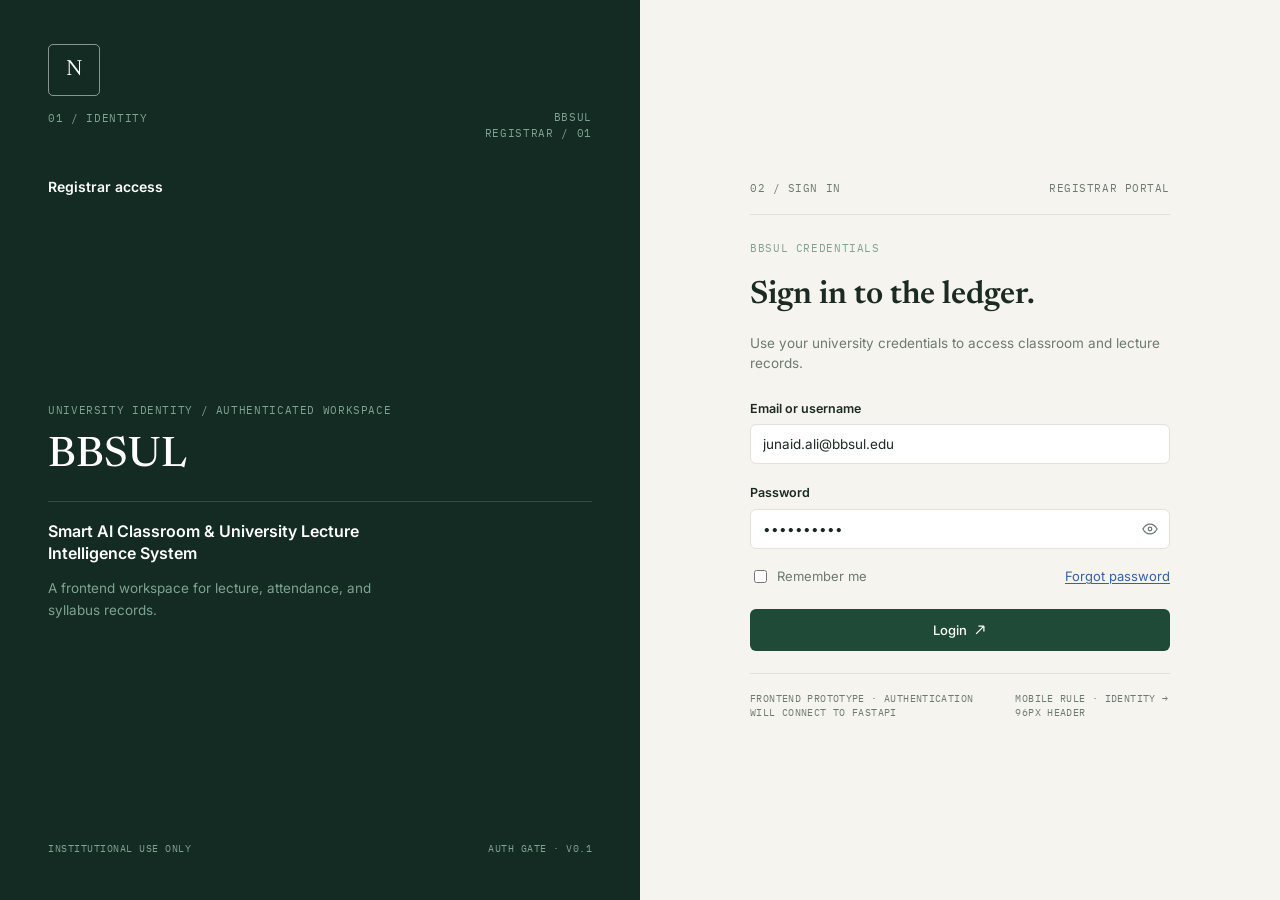
<file: index.html>
<!DOCTYPE html>
<html lang="en">
<head>
<meta charset="UTF-8"/>
<meta name="viewport" content="width=device-width, initial-scale=1.0"/>
<title>Sign in · Registrar Ledger · BBSUL</title>
<meta name="description" content="Sign in to the BBSUL Smart AI Classroom &amp; University Lecture Intelligence System."/>
<link rel="preconnect" href="https://fonts.googleapis.com"/>
<link rel="preconnect" href="https://fonts.gstatic.com" crossorigin/>
<link href="https://fonts.googleapis.com/css2?family=Newsreader:ital,opsz,wght@0,6..72,400;0,6..72,500;0,6..72,600;1,6..72,400&family=Inter:wght@400;500;600;700&family=IBM+Plex+Mono:wght@400;500&display=swap" rel="stylesheet"/>
<link rel="stylesheet" href="css/global.css"/>
<link rel="stylesheet" href="css/login.css"/>
</head>
<body>
<div id="app"></div>
<script src="js/data.js"></script>
<script src="js/main.js"></script>
<script src="js/login.js"></script>
</body>
</html>
</file>
<file: css/global.css>
:root{
  --sidebar-bg:#132b23;
  --sidebar-bg-2:#0f231c;
  --sidebar-text:#cfe2d8;
  --sidebar-text-muted:#7fa392;
  --sidebar-active:#1d4536;
  --bg:#f5f4ee;
  --card:#ffffff;
  --border:#e4e1d6;
  --border-soft:#ececE4;
  --text:#1b2a22;
  --text-muted:#6d7a71;
  --accent:#1f4a37;
  --accent-2:#2d6349;
  --info:#3462a6;
  --good:#3c7a52;
  --good-bg:#e7f2e9;
  --warn:#a8730f;
  --warn-bg:#faf0dd;
  --bad:#a4413a;
  --bad-bg:#fbe9e6;
  --radius:6px;
  --font-serif:'Newsreader', Georgia, serif;
  --font-sans:'Inter', -apple-system, BlinkMacSystemFont, sans-serif;
  --font-mono:'IBM Plex Mono', ui-monospace, monospace;
}

*{box-sizing:border-box;}
html,body{margin:0;padding:0;}
body{
  font-family:var(--font-sans);
  background:var(--bg);
  color:var(--text);
  font-size:14px;
  line-height:1.5;
  -webkit-font-smoothing:antialiased;
}
a{color:inherit;text-decoration:none;}
button{font-family:inherit;cursor:pointer;}
input,select{font-family:inherit;font-size:13px;}
table{border-collapse:collapse;width:100%;}

/* ===== App shell ===== */
.app-shell{display:flex;min-height:100vh;}
.main-col{flex:1;min-width:0;display:flex;flex-direction:column;}
.content{padding:28px 32px 60px;max-width:1400px;}

/* ===== Sidebar ===== */
.sidebar{
  width:248px;flex-shrink:0;background:var(--sidebar-bg);color:var(--sidebar-text);
  display:flex;flex-direction:column;position:sticky;top:0;height:100vh;overflow-y:auto;
}
.sidebar-brand{display:flex;align-items:center;gap:10px;padding:22px 20px 18px;border-bottom:1px solid rgba(255,255,255,.08);}
.brand-mark{width:30px;height:30px;border:1px solid rgba(255,255,255,.5);border-radius:5px;display:flex;align-items:center;justify-content:center;font-family:var(--font-serif);font-size:15px;color:#fff;flex-shrink:0;}
.brand-mark-lg{width:52px;height:52px;font-size:22px;border-width:1.5px;}
.brand-name{font-family:var(--font-serif);font-size:15px;font-weight:600;color:#fff;}
.brand-sub{font-size:11px;color:var(--sidebar-text-muted);text-transform:uppercase;letter-spacing:.04em;margin-top:1px;}
.sidebar-nav{padding:14px 12px;flex:1;}
.nav-section{margin-bottom:18px;}
.nav-section-label{font-family:var(--font-mono);font-size:10px;letter-spacing:.09em;text-transform:uppercase;color:var(--sidebar-text-muted);padding:0 10px 6px;}
.nav-item{display:flex;align-items:center;gap:10px;padding:8px 10px;border-radius:5px;font-size:13.5px;color:var(--sidebar-text);margin-bottom:1px;}
.nav-item:hover{background:rgba(255,255,255,.06);}
.nav-item-active{background:var(--sidebar-active);color:#fff;font-weight:500;}
.nav-ic{width:16px;height:16px;flex-shrink:0;opacity:.85;}
.nav-ic svg{width:100%;height:100%;fill:none;stroke:currentColor;stroke-width:1.4;stroke-linecap:round;stroke-linejoin:round;}
.sidebar-footer{padding:14px 18px 18px;border-top:1px solid rgba(255,255,255,.08);}
.sidebar-user{display:flex;align-items:center;gap:9px;margin-bottom:10px;}
.user-name{font-size:13px;font-weight:600;color:#fff;}
.user-role{font-size:11px;color:var(--sidebar-text-muted);}
.sidebar-logout{font-size:12px;color:var(--sidebar-text-muted);text-decoration:underline;}
.avatar{width:30px;height:30px;border-radius:50%;background:var(--sidebar-active);color:#fff;display:flex;align-items:center;justify-content:center;font-size:12px;font-weight:600;flex-shrink:0;}
.avatar-sm{width:28px;height:28px;background:var(--accent-2);color:#fff;font-size:11px;}

/* ===== Topbar ===== */
.topbar{
  display:flex;align-items:center;justify-content:space-between;
  padding:14px 32px;background:var(--card);border-bottom:1px solid var(--border);
  position:sticky;top:0;z-index:5;
}
.crumbs{font-family:var(--font-mono);font-size:11px;text-transform:uppercase;letter-spacing:.06em;color:var(--text-muted);display:flex;gap:6px;}
.crumbs a{color:var(--text-muted);}
.crumbs span:last-child{color:var(--text);}
.topbar-right{display:flex;align-items:center;gap:16px;}
.search-box{display:flex;align-items:center;gap:8px;background:var(--bg);border:1px solid var(--border);border-radius:6px;padding:7px 10px;width:280px;}
.search-box input{border:none;background:none;outline:none;flex:1;color:var(--text);font-size:13px;}
.search-box .ic{width:15px;height:15px;color:var(--text-muted);}
.search-box .ic svg{fill:none;stroke:currentColor;stroke-width:1.5;width:100%;height:100%;}
.kbd{font-family:var(--font-mono);font-size:10px;color:var(--text-muted);border:1px solid var(--border);border-radius:3px;padding:1px 4px;}
.search-box-inline{width:auto;flex:1;min-width:180px;}
.icon-btn{position:relative;background:none;border:none;width:34px;height:34px;border-radius:6px;display:flex;align-items:center;justify-content:center;color:var(--text-muted);}
.icon-btn:hover{background:var(--bg);}
.icon-btn .ic{width:17px;height:17px;}
.icon-btn .ic svg{fill:none;stroke:currentColor;stroke-width:1.4;width:100%;height:100%;}
.dot-alert{position:absolute;top:6px;right:6px;width:6px;height:6px;border-radius:50%;background:var(--bad);}
.topbar-user{display:flex;align-items:center;gap:8px;}
.user-name-sm{font-size:12.5px;font-weight:600;}
.user-role-sm{font-size:11px;color:var(--text-muted);}

/* ===== Page header ===== */
.page-header{display:flex;align-items:flex-start;justify-content:space-between;gap:20px;margin-bottom:22px;}
.page-title{font-family:var(--font-serif);font-size:30px;font-weight:600;margin:0;letter-spacing:-.01em;}
.page-subtitle{color:var(--text-muted);font-size:13.5px;margin:6px 0 0;max-width:560px;}
.page-actions{display:flex;gap:10px;flex-shrink:0;padding-top:2px;}

/* ===== Buttons ===== */
.btn{display:inline-flex;align-items:center;gap:6px;font-size:13px;font-weight:500;padding:9px 14px;border-radius:6px;border:1px solid transparent;white-space:nowrap;}
.btn .ic{width:14px;height:14px;}
.btn .ic svg{fill:none;stroke:currentColor;stroke-width:1.6;width:100%;height:100%;}
.btn-primary{background:var(--accent);color:#fff;}
.btn-primary:hover{background:var(--accent-2);}
.btn-outline{background:var(--card);color:var(--text);border-color:var(--border);}
.btn-outline:hover{background:var(--bg);}
.btn-ghost{background:none;color:var(--text);border-color:var(--border);}
.btn-block{width:100%;justify-content:center;padding:12px;}
.btn-row{display:flex;gap:10px;flex-wrap:wrap;}

/* ===== Cards / sections ===== */
.card{background:var(--card);border:1px solid var(--border);border-radius:var(--radius);padding:22px 24px;margin-bottom:20px;}
.card-tight{padding:16px 20px;}
.card-invert{background:var(--sidebar-bg);color:#fff;border:none;}
.card-invert .cell-muted, .card-invert p{color:var(--sidebar-text-muted);}
.grid-2{display:grid;grid-template-columns:1fr 1fr;gap:20px;}
.grid-2-wide{grid-template-columns:1.5fr 1fr;}
.grid-detail{display:grid;grid-template-columns:1.4fr 1fr;gap:20px;align-items:start;}
.grid-live{display:grid;grid-template-columns:1.6fr 1fr;gap:20px;align-items:start;}
.grid-settings{display:grid;grid-template-columns:220px 1fr;gap:20px;align-items:start;}

.section-head{display:flex;align-items:baseline;justify-content:space-between;gap:12px;margin-bottom:6px;}
.section-head-right{font-size:12px;}
.eyebrow-num{font-family:var(--font-mono);font-size:11px;color:var(--text-muted);margin-right:8px;}
.eyebrow{font-family:var(--font-mono);font-size:10.5px;text-transform:uppercase;letter-spacing:.08em;color:var(--text-muted);}
.section-heading{font-family:var(--font-serif);font-size:19px;font-weight:600;margin:2px 0 16px;}

/* ===== Stat cards / KPIs ===== */
.kpi-row{display:grid;grid-template-columns:repeat(6,1fr);gap:20px;}
.kpi-row-4{grid-template-columns:repeat(4,1fr);}
.kpi-row-5{grid-template-columns:repeat(5,1fr);}
.kpi-row-6{grid-template-columns:repeat(6,1fr);}
.stat-card{border-right:1px solid var(--border-soft);}
.stat-card:last-child{border-right:none;}
.stat-value{font-family:var(--font-serif);font-size:28px;font-weight:600;line-height:1.1;}
.live-dot-inline{display:inline-block;width:8px;height:8px;border-radius:50%;background:var(--good);margin-right:6px;}
.stat-label{font-size:12px;color:var(--text-muted);margin-top:4px;}
.stat-sub{font-size:11px;color:var(--text-muted);opacity:.75;margin-top:1px;}
.stat-big{font-family:var(--font-serif);font-size:34px;font-weight:600;}
.stat-block-head{display:flex;align-items:baseline;justify-content:space-between;margin-bottom:2px;}
.stat-block-title{font-family:var(--font-serif);font-size:18px;font-weight:600;margin-bottom:12px;}
.stat-block-legend{display:flex;gap:18px;margin-top:12px;font-size:12.5px;}
.stat-block-legend div{display:flex;align-items:center;gap:6px;}

/* ===== Bars / progress ===== */
.bar-track{height:7px;background:var(--border-soft);border-radius:4px;overflow:hidden;display:inline-block;width:100%;}
.bar-fill{height:100%;border-radius:4px;}
.bar-num{font-size:11.5px;color:var(--text-muted);margin-left:6px;white-space:nowrap;}
td .bar-track{width:70px;vertical-align:middle;}

.dot{width:8px;height:8px;border-radius:50%;display:inline-block;margin-right:5px;}
.dot-good{background:var(--good);} .dot-warn{background:var(--warn);} .dot-bad{background:var(--bad);}

/* ===== Badges ===== */
.badge{display:inline-flex;align-items:center;gap:5px;font-size:11.5px;font-weight:500;padding:3px 8px;border-radius:99px;white-space:nowrap;}
.b-good{background:var(--good-bg);color:var(--good);}
.b-warn{background:var(--warn-bg);color:var(--warn);}
.b-bad{background:var(--bad-bg);color:var(--bad);}
.b-info{background:#eaf0fb;color:var(--info);}
.b-neutral{background:var(--border-soft);color:var(--text-muted);}
.live-dot{width:6px;height:6px;border-radius:50%;background:var(--good);animation:pulse 1.6s infinite;}
@keyframes pulse{0%,100%{opacity:1}50%{opacity:.3}}

/* ===== Tables ===== */
.table-wrap{overflow-x:auto;}
.data-table{font-size:13px;}
.data-table thead th{
  text-align:left;font-family:var(--font-mono);font-size:10.5px;text-transform:uppercase;letter-spacing:.05em;
  color:var(--text-muted);padding:9px 12px;border-bottom:1px solid var(--border);white-space:nowrap;
}
.data-table tbody td{padding:12px;border-bottom:1px solid var(--border-soft);vertical-align:middle;}
.data-table tbody tr{cursor:pointer;}
.data-table tbody tr:hover{background:var(--bg);}
.data-table tbody tr:last-child td{border-bottom:none;}
.cell-strong{font-weight:600;}
.cell-muted{color:var(--text-muted);font-size:12.5px;}
.mono-id{font-family:var(--font-mono);font-size:12px;color:var(--text-muted);}
.row-actions{color:var(--text-muted);text-align:right;}
.row-actions a{color:var(--info);font-weight:500;}

/* ===== Filters ===== */
.filter-row{display:flex;gap:10px;flex-wrap:wrap;align-items:center;}
.select-input{padding:8px 10px;border:1px solid var(--border);border-radius:6px;background:var(--card);font-size:12.5px;color:var(--text);min-width:130px;}
input.select-input{min-width:150px;}

/* ===== KV lists ===== */
.kv-grid{display:grid;grid-template-columns:repeat(3,1fr);gap:16px 20px;}
.kv-grid-compact{grid-template-columns:repeat(3,1fr);margin-top:10px;gap:12px 18px;}
.kv-grid dt{font-family:var(--font-mono);font-size:10.5px;text-transform:uppercase;letter-spacing:.05em;color:var(--text-muted);margin-bottom:3px;}
.kv-grid dd{margin:0;font-size:14px;}
.kv-list div{display:flex;justify-content:space-between;padding:9px 0;border-bottom:1px solid var(--border-soft);font-size:13px;}
.kv-list div:last-child{border-bottom:none;}
.kv-list dt{color:var(--text-muted);}
.kv-list dd{margin:0;font-weight:500;}
.kv-list-invert div{border-bottom-color:rgba(255,255,255,.12);}
.kv-list-invert dt{color:var(--sidebar-text-muted);}
.kv-list-invert dd{color:#fff;}

/* ===== Detail pages ===== */
.detail-head{display:flex;justify-content:space-between;align-items:flex-start;gap:16px;margin-bottom:22px;}
.detail-title{font-family:var(--font-serif);font-size:26px;font-weight:600;margin:4px 0;}
.detail-title-tag{font-family:var(--font-mono);font-size:14px;color:var(--text-muted);font-weight:400;margin-left:8px;}
.transcript p{margin:0 0 14px;line-height:1.7;color:var(--text);}
.transcript p:last-child{margin-bottom:0;}
.two-col-list{display:grid;grid-template-columns:1fr 1fr;gap:16px;}
.list-title{font-weight:600;font-size:12.5px;margin-bottom:8px;}
.check-row{padding:6px 0;font-size:13px;display:flex;justify-content:space-between;}
.check-row.good{color:var(--good);}
.check-row.bad{color:var(--bad);}
.text-good{color:var(--good);} .text-bad{color:var(--bad);} .text-info{color:var(--info);}
.note-box{background:var(--bg);border:1px solid var(--border);border-radius:6px;padding:12px 14px;font-size:12.5px;color:var(--text-muted);margin-top:16px;}
.note-inline{margin-top:14px;padding-top:12px;border-top:1px solid var(--border-soft);}
.col-main, .col-side{min-width:0;}

/* ===== Profile blocks ===== */
.profile-id-row{display:flex;gap:20px;align-items:flex-start;margin-bottom:18px;}
.profile-monogram{width:76px;height:76px;border:1px solid var(--border);border-radius:6px;display:flex;align-items:center;justify-content:center;font-family:var(--font-serif);font-size:26px;flex-shrink:0;color:var(--text-muted);}
.profile-id-info{flex:1;}
.attendance-summary-row{display:flex;align-items:center;gap:14px;font-size:13px;padding:14px 0 10px;border-top:1px solid var(--border-soft);flex-wrap:wrap;}
.attendance-pct{margin-left:auto;font-family:var(--font-serif);font-size:20px;font-weight:600;}

/* ===== Charts ===== */
.line-chart{width:100%;height:auto;display:block;}
.chart-line{fill:none;stroke:var(--accent);stroke-width:2;}
.chart-area{fill:var(--accent);opacity:.08;stroke:none;}
.chart-dot{fill:var(--accent);}
.chart-grid{stroke:var(--border-soft);stroke-width:1;}
.chart-axis-label{font-family:var(--font-mono);font-size:9px;fill:var(--text-muted);}

.hbar-list{display:flex;flex-direction:column;gap:12px;}
.hbar-row{display:grid;grid-template-columns:150px 1fr 44px;align-items:center;gap:12px;}
.hbar-label{font-size:12.5px;color:var(--text);white-space:nowrap;overflow:hidden;text-overflow:ellipsis;}
.hbar-track{height:9px;background:var(--border-soft);border-radius:3px;overflow:hidden;}
.hbar-fill{height:100%;background:var(--good);border-radius:3px;}
.hbar-fill.hbar-danger{background:var(--bad);}
.hbar-value{font-size:12px;text-align:right;color:var(--text-muted);}
.vbar-list{display:flex;flex-direction:column;gap:12px;}

.vbar-chart{display:flex;align-items:flex-end;gap:16px;height:180px;padding-top:20px;}
.vbar-col{flex:1;display:flex;flex-direction:column;align-items:center;justify-content:flex-end;height:100%;}
.vbar-value{font-size:12px;font-weight:600;margin-bottom:4px;}
.vbar-bar{width:100%;background:var(--info);border-radius:3px 3px 0 0;min-height:4px;}
.vbar-bar.bar-good{background:var(--good);}
.vbar-bar.bar-warn{background:var(--warn);}
.vbar-bar.bar-bad{background:var(--bad);}
.vbar-bar.bar-info{background:var(--info);}
.vbar-label{font-family:var(--font-mono);font-size:10px;color:var(--text-muted);margin-top:8px;}

.rank-row{display:grid;grid-template-columns:26px 1fr 100px;align-items:center;gap:12px;padding:9px 0;border-bottom:1px solid var(--border-soft);cursor:pointer;}
.rank-row:hover{background:var(--bg);}
.rank-row:last-child{border-bottom:none;}
.rank-num{font-family:var(--font-mono);font-size:11px;color:var(--text-muted);}
.rank-bar .bar-track{height:8px;}

.reading-note{padding:4px;}
.reading-note-title{font-family:var(--font-serif);font-size:20px;font-weight:600;margin:8px 0 10px;color:#fff;}
.reading-note p{font-size:13px;line-height:1.6;margin:0 0 18px;}

/* ===== Toggles ===== */
.toggle-row{display:flex;justify-content:space-between;align-items:center;padding:11px 0;border-bottom:1px solid var(--border-soft);}
.toggle-row:last-child{border-bottom:none;}
.switch{position:relative;display:inline-block;width:38px;height:22px;flex-shrink:0;}
.switch input{opacity:0;width:0;height:0;}
.switch span{position:absolute;inset:0;background:var(--border);border-radius:99px;transition:.15s;}
.switch span:before{content:"";position:absolute;width:16px;height:16px;left:3px;top:3px;background:#fff;border-radius:50%;transition:.15s;}
.switch input:checked + span{background:var(--accent);}
.switch input:checked + span:before{transform:translateX(16px);}

/* ===== Forms ===== */
.form-grid{display:grid;grid-template-columns:1fr 1fr;gap:16px;}
.field-label{display:block;font-size:12.5px;font-weight:600;margin-bottom:6px;}
.field-input{width:100%;padding:11px 12px;border:1px solid var(--border);border-radius:6px;font-size:13.5px;background:var(--card);color:var(--text);outline:none;}
.field-input:focus{border-color:var(--accent);}
.pw-wrap{position:relative;}
.pw-eye{position:absolute;right:12px;top:50%;transform:translateY(-50%);width:16px;height:16px;color:var(--text-muted);}
.pw-eye svg{fill:none;stroke:currentColor;stroke-width:1.4;width:100%;height:100%;}
.login-row{display:flex;justify-content:space-between;align-items:center;margin:18px 0 22px;font-size:13px;}
.checkbox-row{display:flex;align-items:center;gap:7px;color:var(--text-muted);}
.link-muted{color:var(--info);font-size:13px;text-decoration:underline;text-underline-offset:2px;}

.settings-nav-title{font-family:var(--font-mono);font-size:10.5px;text-transform:uppercase;letter-spacing:.06em;color:var(--text-muted);margin-bottom:10px;}
.settings-nav-item{padding:9px 10px;border-radius:6px;font-size:13px;margin-bottom:2px;color:var(--text-muted);}
.settings-nav-active{background:var(--good-bg);color:var(--good);font-weight:600;}
.save-pill{margin-top:10px;font-size:11.5px;background:var(--good-bg);color:var(--good);padding:6px 10px;border-radius:5px;display:inline-block;}

/* ===== Responsive ===== */
@media (max-width: 1180px){
  .kpi-row, .kpi-row-6{grid-template-columns:repeat(3,1fr);}
  .stat-card{border-right:none;border-bottom:1px solid var(--border-soft);padding-bottom:12px;margin-bottom:4px;}
  .grid-2, .grid-2-wide, .grid-detail, .grid-live, .grid-settings{grid-template-columns:1fr;}
  .two-col-list{grid-template-columns:1fr;}
}
@media (max-width: 900px){
  .sidebar{position:fixed;left:-260px;z-index:20;transition:left .2s;}
  .content{padding:20px 16px 60px;}
  .login-screen{grid-template-columns:1fr;}
  .login-left{padding:32px 24px;}
  .kv-grid{grid-template-columns:1fr 1fr;}
}
@media (max-width: 640px){
  .kpi-row, .kpi-row-4, .kpi-row-5, .kpi-row-6{grid-template-columns:repeat(2,1fr);}
  .search-box{display:none;}
  .form-grid, .kv-grid{grid-template-columns:1fr;}
}

/* ===== Mobile navigation drawer ===== */
.nav-toggle{display:none;flex-direction:column;justify-content:center;gap:3px;width:34px;height:34px;padding:7px;background:#fff;border:1px solid var(--border);border-radius:var(--radius);}
.nav-toggle span{display:block;height:1.5px;background:var(--text);border-radius:2px;}
.nav-scrim{display:none;position:fixed;inset:0;background:rgba(19,43,35,.42);z-index:15;}
.nav-scrim.scrim-show{display:block;}
.row-link{cursor:pointer;}
@media (max-width: 900px){
  .nav-toggle{display:flex;}
  .sidebar.sidebar-open{left:0;box-shadow:0 0 0 1px rgba(0,0,0,.06),12px 0 32px rgba(0,0,0,.18);}
  .topbar{gap:12px;}
}
@media (max-width: 640px){
  .table-wrap{overflow-x:auto;-webkit-overflow-scrolling:touch;}
  .data-table{min-width:640px;}
  .page-header{flex-direction:column;align-items:flex-start;gap:12px;}
  .btn{min-height:38px;}
  .line-chart{min-height:180px;}
}
</file>
<file: css/login.css>
/* Login page styles */
/* ===== Login screen ===== */
body.login-body{background:var(--sidebar-bg);}
.login-screen{display:grid;grid-template-columns:1fr 1fr;min-height:100vh;}
.login-left{background:var(--sidebar-bg);color:#fff;padding:44px 48px;display:flex;flex-direction:column;justify-content:space-between;}
.login-eyebrow{font-family:var(--font-mono);font-size:11px;letter-spacing:.06em;text-transform:uppercase;color:var(--sidebar-text-muted);margin-top:14px;}
.login-eyebrow-muted{text-align:right;position:relative;top:-32px;line-height:1.5;}
.login-access{font-weight:600;margin-top:2px;}
.login-tag{font-family:var(--font-mono);font-size:10.5px;letter-spacing:.06em;text-transform:uppercase;color:var(--sidebar-text-muted);margin-bottom:14px;}
.login-h1{font-family:var(--font-serif);font-size:42px;font-weight:500;line-height:1.15;margin:0 0 20px;}
.login-h2{font-family:var(--font-serif);font-size:32px;font-weight:600;margin:0 0 14px;}
.login-rule{border-top:1px solid rgba(255,255,255,.15);margin:18px 0;}
.login-right .login-rule{border-top-color:var(--border);}
.login-desc-title{font-weight:600;font-size:16px;line-height:1.4;max-width:340px;margin-bottom:10px;}
.login-desc{color:var(--sidebar-text-muted);font-size:13.5px;max-width:340px;line-height:1.6;}
.login-left-bottom{display:flex;justify-content:space-between;font-family:var(--font-mono);font-size:10px;color:var(--sidebar-text-muted);letter-spacing:.05em;}
.login-right{background:var(--bg);display:flex;align-items:center;justify-content:center;padding:40px;}
.login-right-inner{width:100%;max-width:420px;}
.login-right-top{display:flex;justify-content:space-between;font-family:var(--font-mono);font-size:11px;letter-spacing:.05em;text-transform:uppercase;color:var(--text-muted);}
.login-form-wrap{padding:8px 0 4px;}
.login-sub{color:var(--text-muted);font-size:13.5px;margin:0 0 26px;}
.login-right-bottom{display:flex;justify-content:space-between;gap:12px;font-family:var(--font-mono);font-size:9.5px;color:var(--text-muted);letter-spacing:.04em;}

@media (max-width: 900px){
  .login-screen{grid-template-columns:1fr;}
  .login-left{padding:32px 24px;}
  .login-eyebrow-muted{position:static;text-align:left;}
}
</file>
